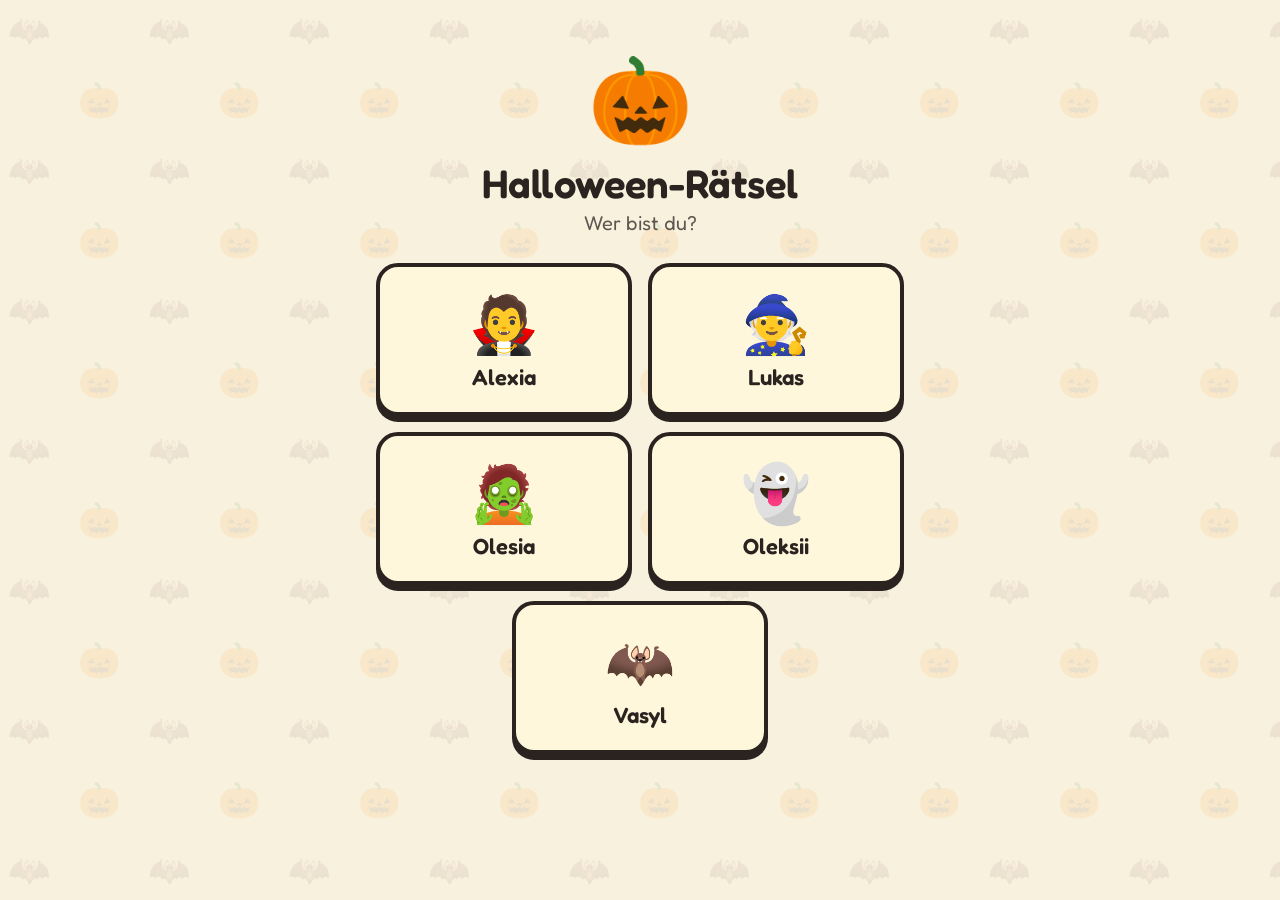
<file: index.html>
<!doctype html>
<html lang="de">
  <head>
    <meta charset="utf-8" />
    <meta name="viewport" content="width=device-width, initial-scale=1" />
    <title>Halloween-Rätsel</title>
    <link
      rel="stylesheet"
      href="https://fonts.googleapis.com/css2?family=Fredoka:wght@400;500;600&display=swap"
    />
    <link rel="stylesheet" href="css/game.css?v=93a6fad3" />
    <script src="js/menu.js?v=20f97f17"></script>
  </head>
  <body class="home">
    <main class="home-main">
      <div class="home-emoji">🎃</div>
      <h1 class="home-title">Halloween-Rätsel</h1>
      <p class="home-sub">Wer bist du?</p>
      <nav id="kid-picker" class="kid-picker"></nav>
    </main>
  </body>
</html>
</file>
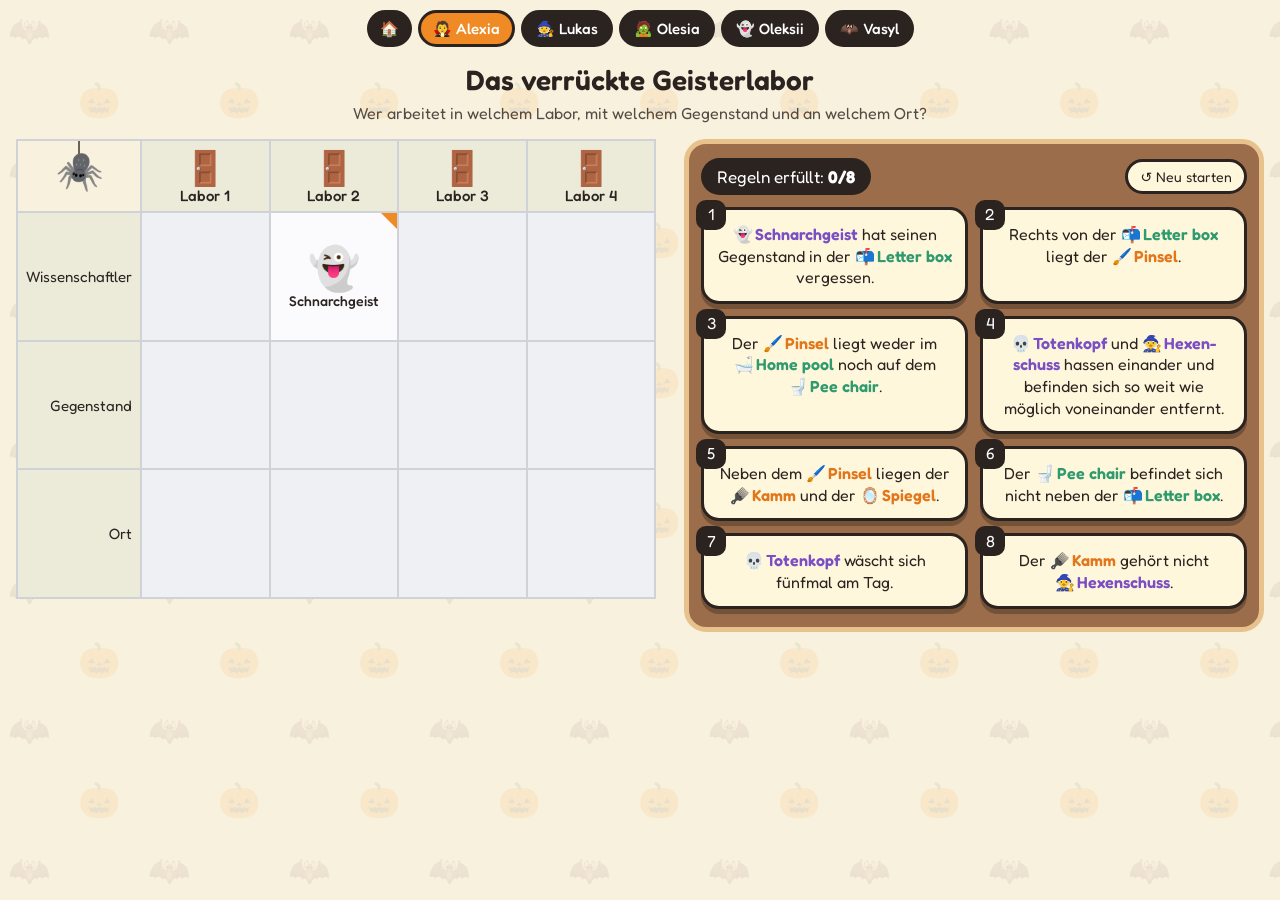
<file: alexia.html>
<!doctype html>
<html lang="de">
  <head>
    <meta charset="utf-8" />
    <meta name="viewport" content="width=device-width, initial-scale=1" />
    <title>Rätsel – Alexia</title>
    <link
      rel="stylesheet"
      href="https://fonts.googleapis.com/css2?family=Fredoka:wght@400;500;600&display=swap"
    />
    <link rel="stylesheet" href="css/game.css?v=93a6fad3" />
    <script src="js/menu.js?v=20f97f17"></script>
    <script src="js/engine.js?v=a213caec"></script>
  </head>
  <body>
    <nav id="menu" class="menu"></nav>
    <main id="game"></main>
    <script>
      const R = LogicGame.rules;
      LogicGame.start({
        id: 'alexia',
        title: 'Das verrückte Geisterlabor',
        intro:
          'Wer arbeitet in welchem Labor, mit welchem Gegenstand ' +
          'und an welchem Ort?',

        // Columns (positions from left to right).
        // "links"/"rechts" in the rules refers to these.
        columns: [
          { label: 'Labor 1', icon: '🚪' },
          { label: 'Labor 2', icon: '🚪' },
          { label: 'Labor 3', icon: '🚪' },
          { label: 'Labor 4', icon: '🚪' },
        ],

        // Rows: every row needs exactly one item per column.
        // Names must be unique. A "|" marks where a long name may wrap
        // (e.g. 'Schrecke|schnecke'); rules use the name without it.
        rows: [
          {
            label: 'Wissenschaftler',
            items: [
              { name: 'Toten|kopf', icon: '💀' },
              { name: 'Schnarch|geist', icon: '👻' },
              { name: 'Wackel|zahn', icon: '🦷' },
              { name: 'Hexen|schuss', icon: '🧙' },
            ],
          },
          {
            label: 'Gegenstand',
            items: [
              { name: 'Ordner', icon: '📁' },
              { name: 'Kamm', icon: '🪮' },
              { name: 'Pinsel', icon: '🖌️' },
              { name: 'Spiegel', icon: '🪞' },
            ],
          },
          {
            label: 'Ort',
            items: [
              { name: 'Home pool', icon: '🛁' },
              { name: 'Letter box', icon: '📬' },
              { name: 'Clothes house', icon: '👗' },
              { name: 'Pee chair', icon: '🚽' },
            ],
          },
        ],

        // Already placed when the game starts: [name, column number].
        given: [['Schnarchgeist', 2]],

        // Rules: text for the kids + check.
        // Item names in the text get highlighted automatically.
        // Helpers: same, notSame, leftOf, rightOf, directlyLeftOf,
        //          directlyRightOf, nextTo, notNextTo, inColumn, notInColumn,
        //          atEdge, notAtEdge, between, all, any, not
        // Custom:  check: s => s.col('Kamm') > 2
        rules: [
          {
            text:
              'Schnarchgeist hat seinen Gegenstand in der Letter box ' +
              'vergessen.',
            check: R.same('Schnarchgeist', 'Letter box'),
          },
          {
            text: 'Rechts von der Letter box liegt der Pinsel.',
            check: R.directlyRightOf('Pinsel', 'Letter box'),
          },
          {
            text: 'Der Pinsel liegt weder im Home pool noch auf dem Pee chair.',
            check: R.all(
              R.notSame('Pinsel', 'Home pool'),
              R.notSame('Pinsel', 'Pee chair'),
            ),
          },
          {
            text:
              'Totenkopf und Hexenschuss hassen einander und befinden sich ' +
              'so weit wie möglich voneinander entfernt.',
            // One in the first column, the other in the last.
            check: s =>
              Math.abs(s.col('Totenkopf') - s.col('Hexenschuss')) === 3,
          },
          {
            text: 'Neben dem Pinsel liegen der Kamm und der Spiegel.',
            check: R.all(
              R.nextTo('Kamm', 'Pinsel'),
              R.nextTo('Spiegel', 'Pinsel'),
            ),
          },
          {
            text: 'Der Pee chair befindet sich nicht neben der Letter box.',
            check: R.notNextTo('Pee chair', 'Letter box'),
          },
          {
            text: 'Totenkopf wäscht sich fünfmal am Tag.',
            // He is at the Home pool (the bathtub).
            check: R.same('Totenkopf', 'Home pool'),
          },
          {
            text: 'Der Kamm gehört nicht Hexenschuss.',
            check: R.notSame('Kamm', 'Hexenschuss'),
          },
        ],

        // Creature in the top-left cell: spider, bat, pumpkin or ghost.
        mascot: 'spider',

        // Scientist whose column is the key for the next puzzle. It blinks
        // when the puzzle is solved; the sentence is shown in the
        // completion box (tools/check.js checks it matches the column).
        keyColumn: 'Totenkopf',
        keySentence: 'Totenkopf sortiert den Ordner im Home pool.',

        winEmoji: '🧪',
        winTitle: 'Rätsel gelöst!',
        winMessage: 'Toll gemacht! Das Abenteuer geht weiter …',
      });
    </script>
  </body>
</html>
</file>
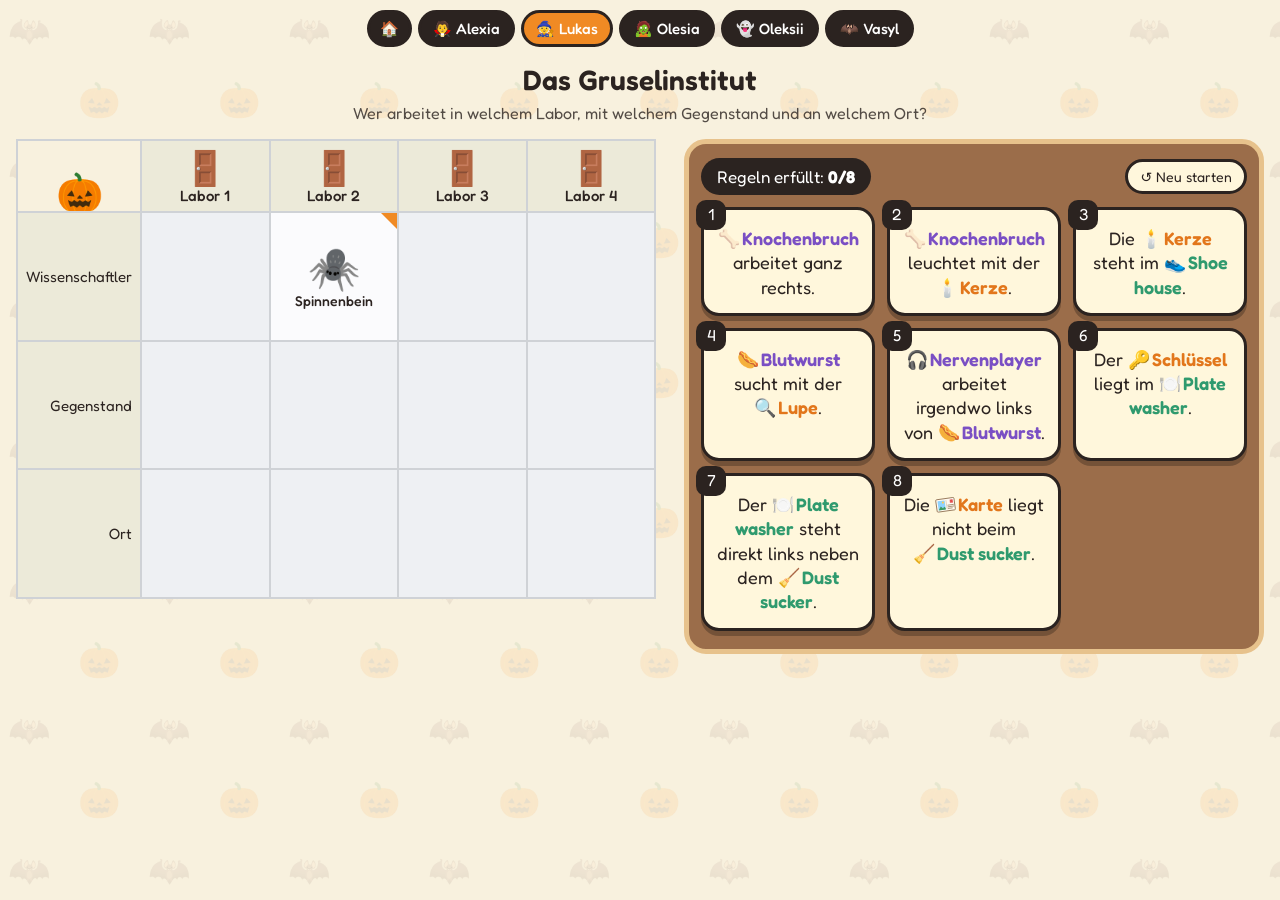
<file: lukas.html>
<!doctype html>
<html lang="de">
  <head>
    <meta charset="utf-8" />
    <meta name="viewport" content="width=device-width, initial-scale=1" />
    <title>Rätsel – Lukas</title>
    <link
      rel="stylesheet"
      href="https://fonts.googleapis.com/css2?family=Fredoka:wght@400;500;600&display=swap"
    />
    <link rel="stylesheet" href="css/game.css?v=93a6fad3" />
    <script src="js/menu.js?v=20f97f17"></script>
    <script src="js/engine.js?v=a213caec"></script>
  </head>
  <body>
    <nav id="menu" class="menu"></nav>
    <main id="game"></main>
    <script>
      const R = LogicGame.rules;
      LogicGame.start({
        id: 'lukas',
        title: 'Das Gruselinstitut',
        intro:
          'Wer arbeitet in welchem Labor, mit welchem Gegenstand ' +
          'und an welchem Ort?',

        // Columns (positions from left to right).
        // "links"/"rechts" in the rules refers to these.
        columns: [
          { label: 'Labor 1', icon: '🚪' },
          { label: 'Labor 2', icon: '🚪' },
          { label: 'Labor 3', icon: '🚪' },
          { label: 'Labor 4', icon: '🚪' },
        ],

        // Rows: every row needs exactly one item per column.
        // Names must be unique. A "|" marks where a long name may wrap
        // (e.g. 'Schrecke|schnecke'); rules use the name without it.
        rows: [
          {
            label: 'Wissenschaftler',
            items: [
              { name: 'Nerven|player', icon: '🎧' },
              { name: 'Spinnen|bein', icon: '🕷️' },
              { name: 'Blut|wurst', icon: '🌭' },
              { name: 'Knochen|bruch', icon: '🦴' },
            ],
          },
          {
            label: 'Gegenstand',
            items: [
              { name: 'Karte', icon: 'img/postcard.svg' },
              { name: 'Schlüssel', icon: '🔑' },
              { name: 'Lupe', icon: '🔍' },
              { name: 'Kerze', icon: '🕯️' },
            ],
          },
          {
            label: 'Ort',
            items: [
              { name: 'Moving picture box', icon: '📺' },
              { name: 'Plate washer', icon: '🍽️' },
              { name: 'Dust sucker', icon: '🧹' },
              { name: 'Shoe house', icon: '👟' },
            ],
          },
        ],

        // Already placed when the game starts: [name, column number].
        given: [['Spinnenbein', 2]],

        // Rules: text for the kids + check.
        // Item names in the text get highlighted automatically.
        // Helpers: same, notSame, leftOf, rightOf, directlyLeftOf,
        //          directlyRightOf, nextTo, notNextTo, inColumn, notInColumn,
        //          atEdge, notAtEdge, between, all, any, not
        // Custom:  check: s => s.col('Kamm') > 2
        rules: [
          {
            text: 'Knochenbruch arbeitet ganz rechts.',
            check: R.inColumn('Knochenbruch', 4),
          },
          {
            text: 'Knochenbruch leuchtet mit der Kerze.',
            check: R.same('Knochenbruch', 'Kerze'),
          },
          {
            text: 'Die Kerze steht im Shoe house.',
            check: R.same('Kerze', 'Shoe house'),
          },
          {
            text: 'Blutwurst sucht mit der Lupe.',
            check: R.same('Blutwurst', 'Lupe'),
          },
          {
            text: 'Nervenplayer arbeitet irgendwo links von Blutwurst.',
            check: R.leftOf('Nervenplayer', 'Blutwurst'),
          },
          {
            text: 'Der Schlüssel liegt im Plate washer.',
            check: R.same('Schlüssel', 'Plate washer'),
          },
          {
            text: 'Der Plate washer steht direkt links neben dem Dust sucker.',
            check: R.directlyLeftOf('Plate washer', 'Dust sucker'),
          },
          {
            text: 'Die Karte liegt nicht beim Dust sucker.',
            check: R.notSame('Karte', 'Dust sucker'),
          },
        ],

        // Creature in the top-left cell: spider, bat, pumpkin or ghost.
        mascot: 'pumpkin',

        // Scientist whose column is the key for the next puzzle. It blinks
        // when the puzzle is solved; the sentence is shown in the
        // completion box (tools/check.js checks it matches the column).
        keyColumn: 'Nervenplayer',
        keySentence: 'Nervenplayer liest die Karte vor der Moving picture box.',

        winEmoji: '🧪',
        winTitle: 'Rätsel gelöst!',
        winMessage: 'Toll gemacht! Das Abenteuer geht weiter …',
      });
    </script>
  </body>
</html>
</file>
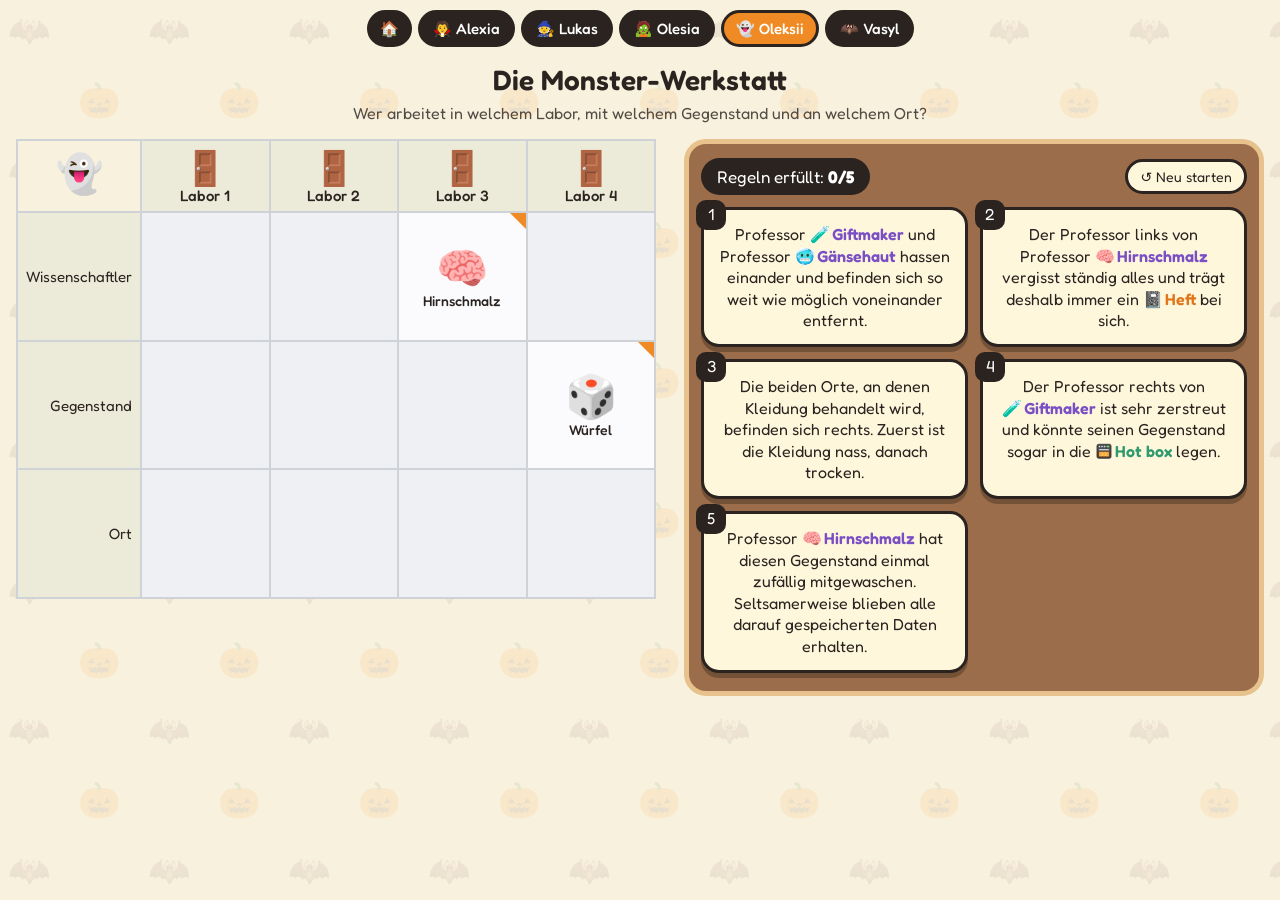
<file: oleksii.html>
<!doctype html>
<html lang="de">
  <head>
    <meta charset="utf-8" />
    <meta name="viewport" content="width=device-width, initial-scale=1" />
    <title>Rätsel – Oleksii</title>
    <link
      rel="stylesheet"
      href="https://fonts.googleapis.com/css2?family=Fredoka:wght@400;500;600&display=swap"
    />
    <link rel="stylesheet" href="css/game.css?v=93a6fad3" />
    <script src="js/menu.js?v=20f97f17"></script>
    <script src="js/engine.js?v=a213caec"></script>
  </head>
  <body>
    <nav id="menu" class="menu"></nav>
    <main id="game"></main>
    <script>
      const R = LogicGame.rules;
      LogicGame.start({
        id: 'oleksii',
        title: 'Die Monster-Werkstatt',
        intro:
          'Wer arbeitet in welchem Labor, mit welchem Gegenstand ' +
          'und an welchem Ort?',

        // Columns (positions from left to right).
        // "links"/"rechts" in the rules refers to these.
        columns: [
          { label: 'Labor 1', icon: '🚪' },
          { label: 'Labor 2', icon: '🚪' },
          { label: 'Labor 3', icon: '🚪' },
          { label: 'Labor 4', icon: '🚪' },
        ],

        // Rows: every row needs exactly one item per column.
        // Names must be unique. A "|" marks where a long name may wrap
        // (e.g. 'Schrecke|schnecke'); rules use the name without it.
        rows: [
          {
            label: 'Wissenschaftler',
            items: [
              { name: 'Gift|maker', icon: '🧪' },
              { name: 'Zitter|hand', icon: '🖐️' },
              { name: 'Hirn|schmalz', icon: '🧠' },
              { name: 'Gänse|haut', icon: '🥶' },
            ],
          },
          {
            label: 'Gegenstand',
            items: [
              { name: 'Brille', icon: '👓' },
              { name: 'Heft', icon: '📓' },
              { name: 'USB', icon: 'img/usb.svg' },
              { name: 'Würfel', icon: '🎲' },
            ],
          },
          {
            label: 'Ort',
            items: [
              { name: 'Cold closet', icon: 'img/fridge.svg' },
              { name: 'Hot box', icon: 'img/oven.svg' },
              { name: 'Clothes swimmer', icon: 'img/washer.svg' },
              { name: 'Dry clothes box', icon: 'img/dryer.svg' },
            ],
          },
        ],

        // Already placed when the game starts: [name, column number].
        given: [
          ['Hirnschmalz', 3],
          ['Würfel', 4],
        ],

        // Rules: text for the kids + check.
        // Item names in the text get highlighted automatically.
        // Helpers: same, notSame, leftOf, rightOf, directlyLeftOf,
        //          directlyRightOf, nextTo, notNextTo, inColumn, notInColumn,
        //          atEdge, notAtEdge, between, all, any, not
        // Custom:  check: s => s.col('Kamm') > 2
        rules: [
          {
            text:
              'Professor Giftmaker und Professor Gänsehaut hassen einander ' +
              'und befinden sich so weit wie möglich voneinander entfernt.',
            // One in the first column, the other in the last.
            check: s => Math.abs(s.col('Giftmaker') - s.col('Gänsehaut')) === 3,
          },
          {
            text:
              'Der Professor links von Professor Hirnschmalz vergisst ' +
              'ständig alles und trägt deshalb immer ein Heft bei sich.',
            check: R.directlyLeftOf('Heft', 'Hirnschmalz'),
          },
          {
            text:
              'Die beiden Orte, an denen Kleidung behandelt wird, befinden ' +
              'sich rechts. Zuerst ist die Kleidung nass, danach trocken.',
            check: R.all(
              R.inColumn('Clothes swimmer', 3),
              R.inColumn('Dry clothes box', 4),
            ),
          },
          {
            text:
              'Der Professor rechts von Giftmaker ist sehr zerstreut und ' +
              'könnte seinen Gegenstand sogar in die Hot box legen.',
            check: R.directlyRightOf('Hot box', 'Giftmaker'),
          },
          {
            text:
              'Professor Hirnschmalz hat diesen Gegenstand einmal zufällig ' +
              'mitgewaschen. Seltsamerweise blieben alle darauf ' +
              'gespeicherten Daten erhalten.',
            check: R.same('Hirnschmalz', 'USB'),
          },
        ],

        // Creature in the top-left cell: spider, bat, pumpkin or ghost.
        mascot: 'ghost',

        // Scientist whose column is the key for the next puzzle. It blinks
        // when the puzzle is solved; the sentence is shown in the
        // completion box (tools/check.js checks it matches the column).
        keyColumn: 'Giftmaker',
        keySentence: 'Giftmaker trägt die Brille im Cold closet.',

        winEmoji: '🧪',
        winTitle: 'Rätsel gelöst!',
        winMessage: 'Toll gemacht! Das Abenteuer geht weiter …',
      });
    </script>
  </body>
</html>
</file>
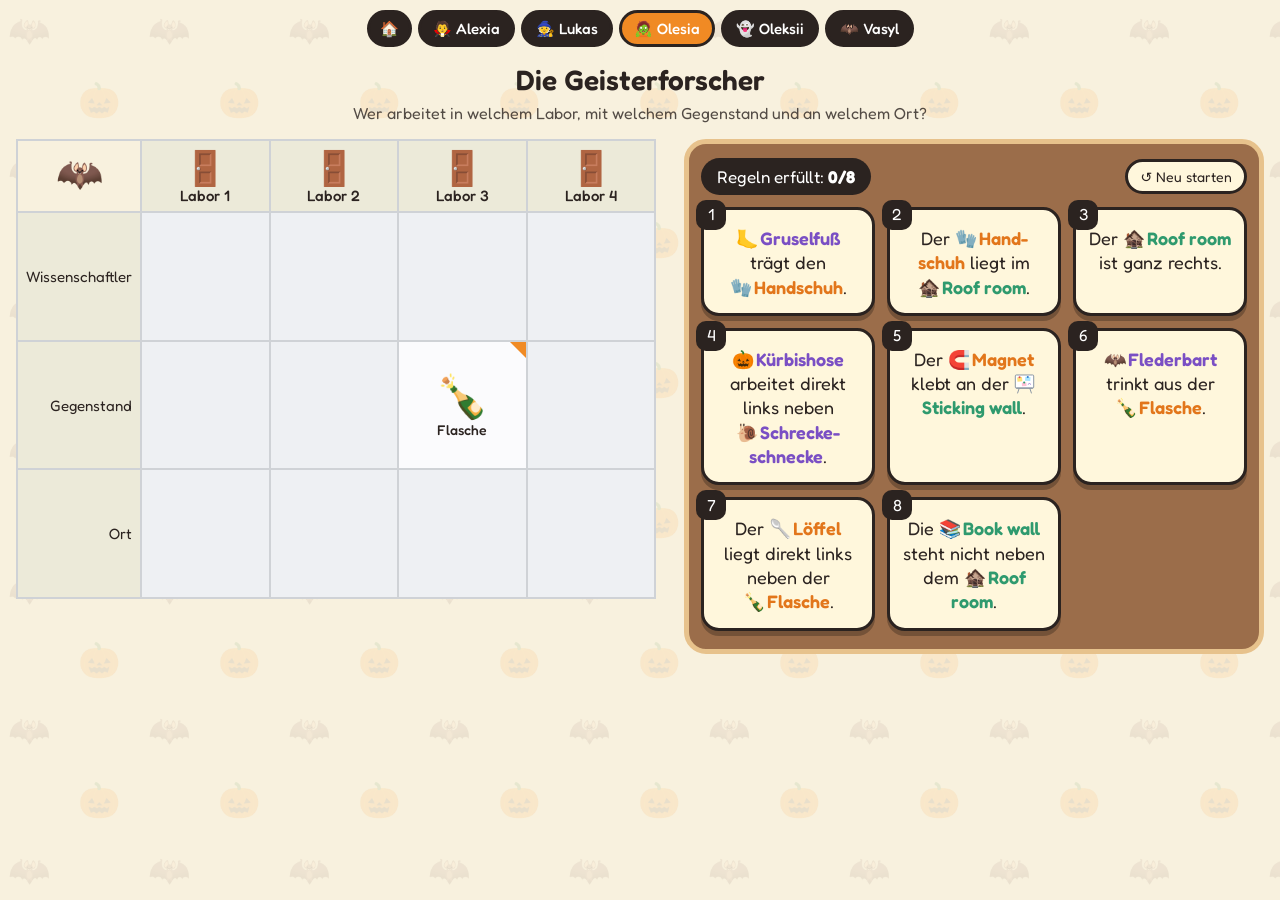
<file: olesia.html>
<!doctype html>
<html lang="de">
  <head>
    <meta charset="utf-8" />
    <meta name="viewport" content="width=device-width, initial-scale=1" />
    <title>Rätsel – Olesia</title>
    <link
      rel="stylesheet"
      href="https://fonts.googleapis.com/css2?family=Fredoka:wght@400;500;600&display=swap"
    />
    <link rel="stylesheet" href="css/game.css?v=93a6fad3" />
    <script src="js/menu.js?v=20f97f17"></script>
    <script src="js/engine.js?v=a213caec"></script>
  </head>
  <body>
    <nav id="menu" class="menu"></nav>
    <main id="game"></main>
    <script>
      const R = LogicGame.rules;
      LogicGame.start({
        id: 'olesia',
        title: 'Die Geisterforscher',
        intro:
          'Wer arbeitet in welchem Labor, mit welchem Gegenstand ' +
          'und an welchem Ort?',

        // Columns (positions from left to right).
        // "links"/"rechts" in the rules refers to these.
        columns: [
          { label: 'Labor 1', icon: '🚪' },
          { label: 'Labor 2', icon: '🚪' },
          { label: 'Labor 3', icon: '🚪' },
          { label: 'Labor 4', icon: '🚪' },
        ],

        // Rows: every row needs exactly one item per column.
        // Names must be unique. A "|" marks where a long name may wrap
        // (e.g. 'Schrecke|schnecke'); rules use the name without it.
        rows: [
          {
            label: 'Wissenschaftler',
            items: [
              { name: 'Kürbis|hose', icon: '🎃' },
              { name: 'Schrecke|schnecke', icon: '🐌' },
              { name: 'Fleder|bart', icon: '🦇' },
              { name: 'Grusel|fuß', icon: '🦶' },
            ],
          },
          {
            label: 'Gegenstand',
            items: [
              { name: 'Magnet', icon: '🧲' },
              { name: 'Löffel', icon: '🥄' },
              { name: 'Flasche', icon: '🍾' },
              { name: 'Hand|schuh', icon: '🧤' },
            ],
          },
          {
            label: 'Ort',
            items: [
              { name: 'Sticking wall', icon: 'img/whiteboard.svg' },
              { name: 'Book wall', icon: '📚' },
              { name: 'Sleeping table', icon: '🛏️' },
              { name: 'Roof room', icon: '🏚️' },
            ],
          },
        ],

        // Already placed when the game starts: [name, column number].
        given: [['Flasche', 3]],

        // Rules: text for the kids + check.
        // Item names in the text get highlighted automatically.
        // Helpers: same, notSame, leftOf, rightOf, directlyLeftOf,
        //          directlyRightOf, nextTo, notNextTo, inColumn, notInColumn,
        //          atEdge, notAtEdge, between, all, any, not
        // Custom:  check: s => s.col('Kamm') > 2
        rules: [
          {
            text: 'Gruselfuß trägt den Handschuh.',
            check: R.same('Gruselfuß', 'Handschuh'),
          },
          {
            text: 'Der Handschuh liegt im Roof room.',
            check: R.same('Handschuh', 'Roof room'),
          },
          {
            text: 'Der Roof room ist ganz rechts.',
            check: R.inColumn('Roof room', 4),
          },
          {
            text: 'Kürbishose arbeitet direkt links neben Schreckeschnecke.',
            check: R.directlyLeftOf('Kürbishose', 'Schreckeschnecke'),
          },
          {
            text: 'Der Magnet klebt an der Sticking wall.',
            check: R.same('Magnet', 'Sticking wall'),
          },
          {
            text: 'Flederbart trinkt aus der Flasche.',
            check: R.same('Flederbart', 'Flasche'),
          },
          {
            text: 'Der Löffel liegt direkt links neben der Flasche.',
            check: R.directlyLeftOf('Löffel', 'Flasche'),
          },
          {
            text: 'Die Book wall steht nicht neben dem Roof room.',
            check: R.notNextTo('Book wall', 'Roof room'),
          },
        ],

        // Creature in the top-left cell: spider, bat, pumpkin or ghost.
        mascot: 'bat',

        // Scientist whose column is the key for the next puzzle. It blinks
        // when the puzzle is solved; the sentence is shown in the
        // completion box (tools/check.js checks it matches the column).
        keyColumn: 'Kürbishose',
        keySentence: 'Kürbishose klebt den Magneten an die Sticking wall.',

        winEmoji: '🧪',
        winTitle: 'Rätsel gelöst!',
        winMessage: 'Toll gemacht! Das Abenteuer geht weiter …',
      });
    </script>
  </body>
</html>
</file>
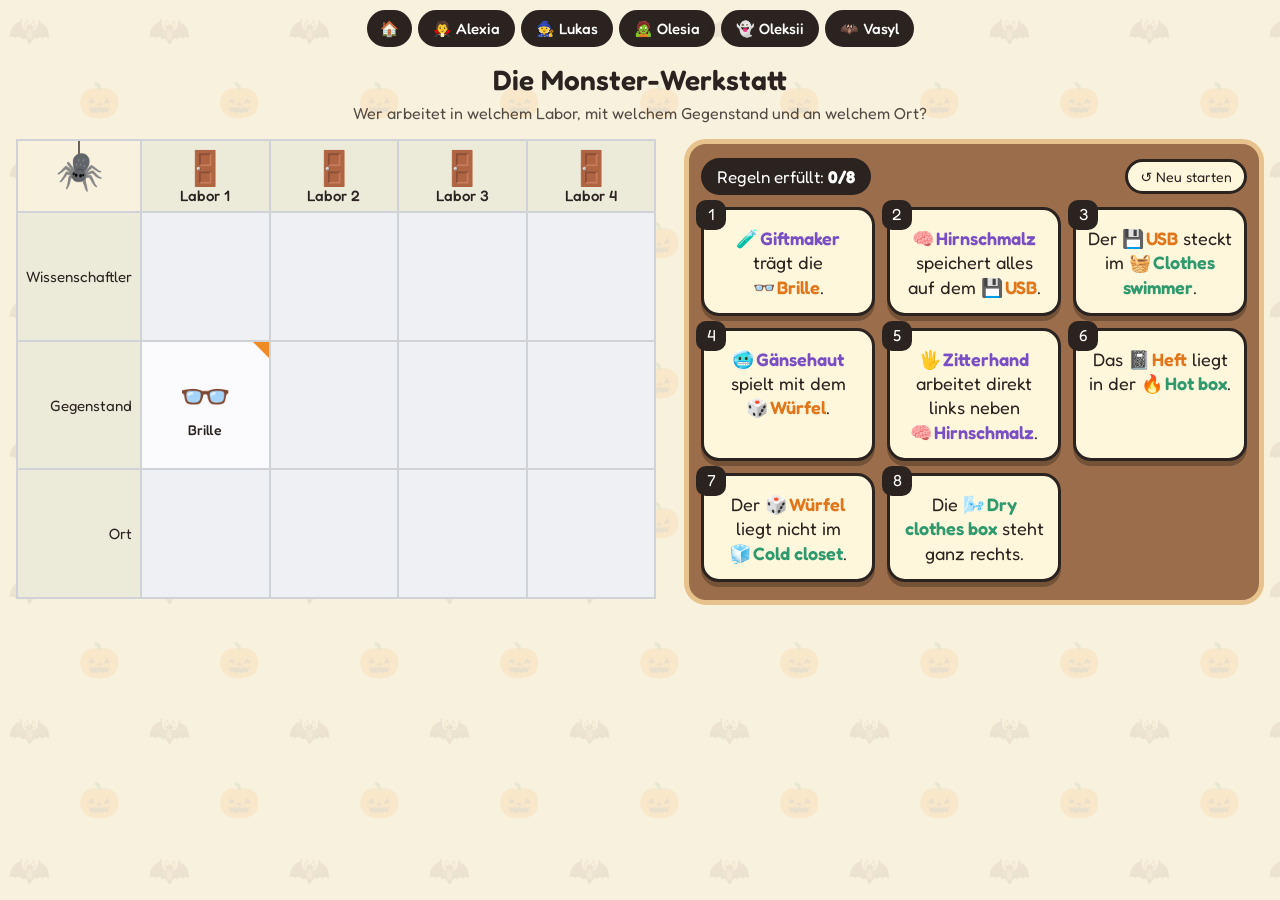
<file: olexii.html>
<!doctype html>
<html lang="de">
<head>
  <meta charset="utf-8">
  <meta name="viewport" content="width=device-width, initial-scale=1">
  <title>Rätsel – Olexii</title>
  <link rel="stylesheet" href="https://fonts.googleapis.com/css2?family=Fredoka:wght@400;500;600&display=swap">
  <link rel="stylesheet" href="css/game.css">
  <script src="js/menu.js"></script>
  <script src="js/engine.js"></script>
</head>
<body>
  <nav id="menu" class="menu"></nav>
  <main id="game"></main>
  <script>
    const R = LogicGame.rules;
    LogicGame.start({
      id: 'olexii',
      title: 'Die Monster-Werkstatt',
      intro: 'Wer arbeitet in welchem Labor, mit welchem Gegenstand und an welchem Ort?',

      // Columns (positions from left to right). "links"/"rechts" in the rules refers to these.
      columns: [
        { label: 'Labor 1', icon: '🚪' },
        { label: 'Labor 2', icon: '🚪' },
        { label: 'Labor 3', icon: '🚪' },
        { label: 'Labor 4', icon: '🚪' },
      ],

      // Rows: every row needs exactly one item per column. Names must be unique.
      // A "|" marks where a long name may wrap (e.g. 'Schrecke|schnecke'); rules use the name without it.
      rows: [
        { label: 'Wissenschaftler', items: [
          { name: 'Gift|maker', icon: '🧪' },
          { name: 'Zitter|hand', icon: '🖐️' },
          { name: 'Hirn|schmalz', icon: '🧠' },
          { name: 'Gänse|haut', icon: '🥶' },
        ] },
        { label: 'Gegenstand', items: [
          { name: 'Brille', icon: '👓' },
          { name: 'Heft', icon: '📓' },
          { name: 'USB', icon: '💾' },
          { name: 'Würfel', icon: '🎲' },
        ] },
        { label: 'Ort', items: [
          { name: 'Cold closet', icon: '🧊' },
          { name: 'Hot box', icon: '🔥' },
          { name: 'Clothes swimmer', icon: '🧺' },
          { name: 'Dry clothes box', icon: '🌬️' },
        ] },
      ],

      // Already placed when the game starts: [name, column number].
      given: [
        ['Brille', 1],
      ],

      // Rules: text for the kids + check. Item names in the text get highlighted automatically.
      // Helpers: same, notSame, leftOf, rightOf, directlyLeftOf, directlyRightOf, nextTo, notNextTo,
      //          inColumn, notInColumn, atEdge, notAtEdge, between, all, any, not
      // Custom:  check: s => s.col('Kamm') > 2
      rules: [
        { text: 'Giftmaker trägt die Brille.', check: R.same('Giftmaker', 'Brille') },
        { text: 'Hirnschmalz speichert alles auf dem USB.', check: R.same('Hirnschmalz', 'USB') },
        { text: 'Der USB steckt im Clothes swimmer.', check: R.same('USB', 'Clothes swimmer') },
        { text: 'Gänsehaut spielt mit dem Würfel.', check: R.same('Gänsehaut', 'Würfel') },
        { text: 'Zitterhand arbeitet direkt links neben Hirnschmalz.', check: R.directlyLeftOf('Zitterhand', 'Hirnschmalz') },
        { text: 'Das Heft liegt in der Hot box.', check: R.same('Heft', 'Hot box') },
        { text: 'Der Würfel liegt nicht im Cold closet.', check: R.notSame('Würfel', 'Cold closet') },
        { text: 'Die Dry clothes box steht ganz rechts.', check: R.inColumn('Dry clothes box', 4) },
      ],

      winEmoji: '🧪',
      winTitle: 'Rätsel gelöst!',
      winMessage: 'Toll gemacht! Dein nächster Hinweis wartet … (Text hier eintragen)',
    });
  </script>
</body>
</html>
</file>
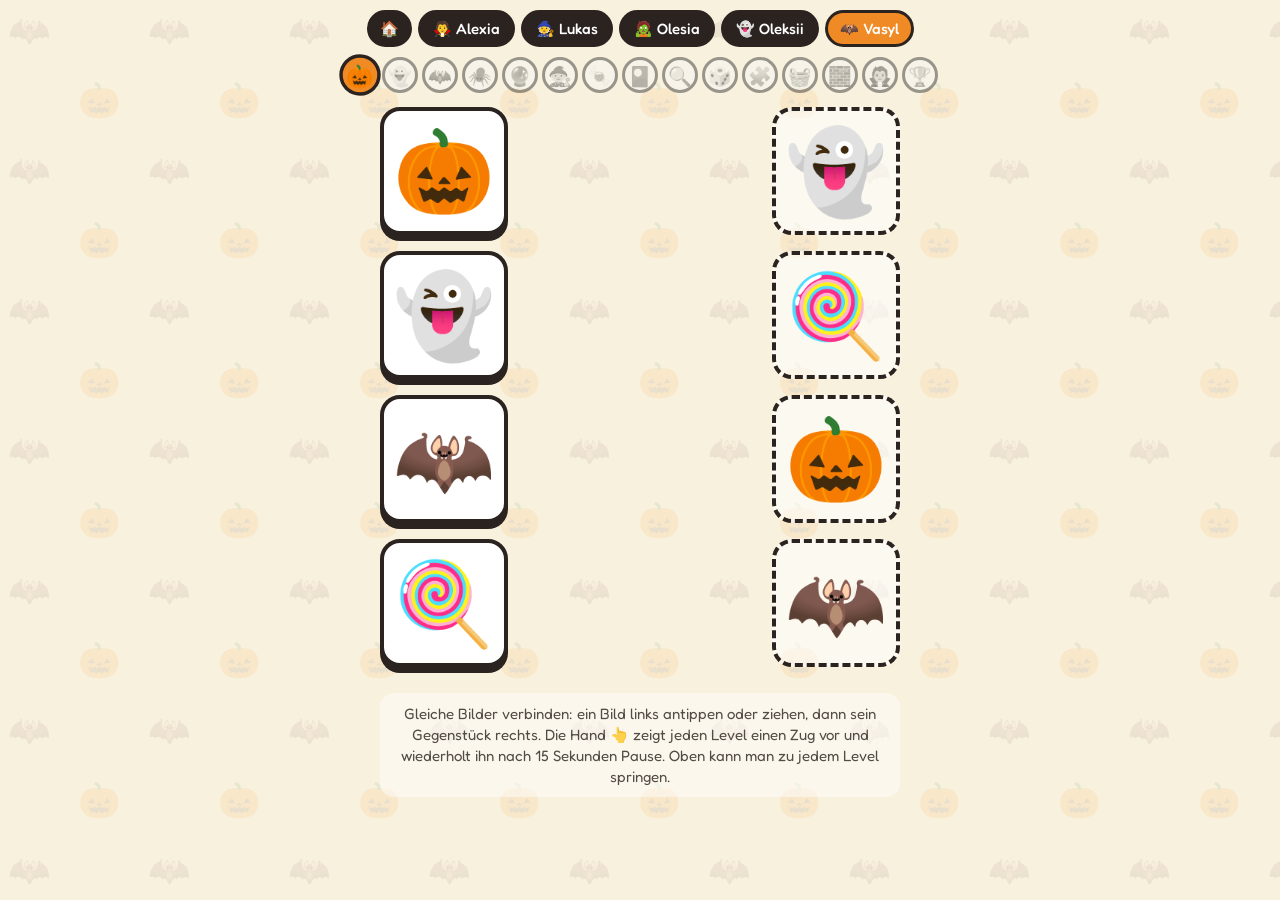
<file: vasyl.html>
<!doctype html>
<html lang="de">
  <head>
    <meta charset="utf-8" />
    <meta name="viewport" content="width=device-width, initial-scale=1" />
    <title>Bilder – Vasyl</title>
    <link
      rel="stylesheet"
      href="https://fonts.googleapis.com/css2?family=Fredoka:wght@400;500;600&display=swap"
    />
    <link rel="stylesheet" href="css/game.css?v=93a6fad3" />
    <link rel="stylesheet" href="css/pictures.css?v=f033f65c" />
    <script src="js/menu.js?v=20f97f17"></script>
    <script src="js/pictures.js?v=2afadfe0"></script>
  </head>
  <body>
    <nav id="menu" class="menu"></nav>
    <main id="game" class="pg-main"></main>
    <script>
      // Fifteen short picture levels (about a minute each), no reading needed.
      // Levels 1–7 are matching and placing puzzles like his worksheets,
      // 8–15 are other kinds: memory, odd one out, counting, jigsaw,
      // sorting, building and two mazes.
      // icon: shown in the progress bar; reward: shown when the level is done;
      // help: note for the adult who plays along (Vasyl doesn't read).
      PictureGame.start({
        id: 'vasyl',
        // Shown big at the end: the key for the next puzzle.
        code: '1009',
        levels: [
          // Same pictures: draw a line from each picture to its twin.
          {
            type: 'connect',
            icon: '🎃',
            reward: '🍬',
            help:
              'Gleiche Bilder verbinden: ein Bild links antippen oder ziehen, ' +
              'dann sein Gegenstück rechts. Die Hand 👆 zeigt jeden Level ' +
              'einen Zug vor und wiederholt ihn nach 15 Sekunden Pause. ' +
              'Oben kann man zu jedem Level springen.',
            pairs: [
              ['🎃', '🎃'],
              ['👻', '👻'],
              ['🦇', '🦇'],
              ['🍭', '🍭'],
            ],
          },
          // Picture → its black shadow.
          {
            type: 'connect',
            icon: '👻',
            reward: '🍫',
            help: 'Jedes Bild zu seinem schwarzen Schatten ziehen.',
            pairs: [
              ['🦉', { e: '🦉', sil: true }],
              ['🍄', { e: '🍄', sil: true }],
              ['🧙', { e: '🧙', sil: true }],
              ['🏰', { e: '🏰', sil: true }],
            ],
          },
          // Who needs what? Put the thing in the empty box.
          {
            type: 'pairs',
            icon: '🦇',
            reward: '🍪',
            help: 'Wer braucht was? Das passende Ding unten in das leere Feld daneben ziehen.',
            pairs: [
              ['🐶', '🦴'],
              ['🕷️', '🕸️'],
              ['🐭', '🧀'],
              ['🧙', '🧹'],
            ],
          },
          // Which half is missing?
          {
            type: 'halves',
            icon: '🕷️',
            reward: '🧁',
            help: 'Welche Hälfte fehlt? Die rechte Hälfte von unten an die linke ziehen – dann ist das Bild ganz.',
            items: ['🎃', '🐸', '🍓', '🐝'],
          },
          // Shape sorter: every shape into its hole.
          {
            type: 'holes',
            icon: '🔮',
            reward: '🍩',
            help: 'Formen sortieren: jede Form in das Loch mit derselben Form.',
            items: [
              'shape:circle:#e34b4b',
              'shape:square:#5b9ee6',
              'shape:triangle:#2f9a6e',
              'shape:star:#ffc832',
              'shape:heart:#c23c7a',
              'shape:moon:#7a4fc4',
            ],
          },
          // What comes next? The last picture of each row goes in the box.
          {
            type: 'pattern',
            icon: '🧙',
            reward: '🍭',
            help: 'Was kommt als Nächstes? In jeder Reihe wiederholt sich ein Muster – das fehlende Bild in das leuchtende Feld ziehen.',
            rows: [
              ['🎃', '👻', '🎃', '👻', '🎃', '👻'],
              ['🦇', '🦇', '🍬', '🦇', '🦇', '🍬'],
              ['🍭', '🕷️', '🎃', '🍭', '🕷️', '🎃'],
            ],
            extra: ['🦇', '🍭'],
          },
          // From small to big.
          {
            type: 'holes',
            sizes: true,
            icon: '🍬',
            reward: '🎈',
            help: 'Von klein nach groß: die Kürbisse in die Löcher mit der passenden Größe stellen.',
            items: ['🎃', '🎃', '🎃', '🎃'],
          },
          // ----- Levels 8–15: new kinds of puzzles -----

          // Memory: turn over two cards; same pictures stay open.
          {
            type: 'memory',
            icon: '🎴',
            reward: '🍦',
            help:
              'Memory: zwei Karten umdrehen. Sind es gleiche Bilder, bleiben ' +
              'sie offen, sonst drehen sie sich wieder um.',
            items: ['🎃', '👻', '🦇', '🍬'],
          },
          // Odd one out.
          {
            type: 'odd',
            icon: '🔍',
            reward: '🍰',
            help:
              'Was passt nicht dazu? In jeder Reihe das eine andere Bild ' +
              'antippen.',
            rows: [
              ['🎃', '🎃', '🎃', '👻'],
              ['🦇', '🦇', '🦇', '🦉'],
              ['🍎', '🍌', '🍐', '🚗'],
              ['🐶', '🐱', '🐭', '🍕'],
            ],
          },
          // Counting: as many dots as pumpkins.
          {
            type: 'pairs',
            icon: '🎲',
            reward: '🍓',
            help:
              'Zählen: die Karte mit genauso vielen Punkten neben die ' +
              'Kürbisse ziehen.',
            pairs: [
              [
                { e: '🎃', n: 1 },
                { e: '🔴', n: 1 },
              ],
              [
                { e: '🎃', n: 2 },
                { e: '🔴', n: 2 },
              ],
              [
                { e: '🎃', n: 3 },
                { e: '🔴', n: 3 },
              ],
              [
                { e: '🎃', n: 4 },
                { e: '🔴', n: 4 },
              ],
            ],
          },
          // Jigsaw: four pieces make a picture.
          {
            type: 'jigsaw',
            icon: '🧩',
            reward: '🍿',
            help:
              'Puzzle: die vier Teile an die richtige Stelle ziehen, bis das ' +
              'Bild ganz ist. Die grauen Schatten zeigen, wo was hingehört.',
            items: ['🎃', '👻'],
          },
          // Sort by colour into two baskets.
          {
            type: 'sort',
            icon: '🧺',
            reward: '🍯',
            help:
              'Sortieren: alles Orange in den orangen Korb, alles Lila in ' +
              'den lila Korb.',
            groups: [
              { color: '#f08a24', items: ['🎃', '🍊', '🥕'] },
              { color: '#7a4fc4', items: ['🍇', '🍆', '☂️'] },
            ],
          },
          // Copy the tower (like his HABA stacking toy).
          {
            type: 'copy',
            icon: '🧱',
            reward: '🧃',
            help:
              'Nachbauen: rechts denselben Turm bauen wie links – von oben ' +
              'nach unten dieselben Bilder.',
            model: ['🦇', '👻', '🎃'],
            extra: ['🕷️', '🍬'],
          },
          // Maze: bring the ghost to the candy.
          {
            type: 'maze',
            icon: '🧛',
            reward: '🎁',
            help:
              'Labyrinth: das Gespenst zu den Süßigkeiten bringen – auf das ' +
              'Feld daneben tippen oder mit dem Finger den Weg entlang ' +
              'ziehen.',
            start: '👻',
            goal: '🍬',
            map: ['S..#.', '##.#.', '.....', '.###.', '...#G'],
          },
          // A big maze with many forks and dead ends. The last level.
          {
            type: 'maze',
            icon: '🏆',
            reward: '🏆',
            help:
              'Großes Labyrinth: die Fledermaus zum Kürbis bringen. Es gibt ' +
              'Sackgassen – dann einfach zurückgehen. Das ist der letzte ' +
              'Level!',
            start: '🦇',
            goal: '🎃',
            map: [
              'S#.........',
              '.#.#.#####.',
              '.#.#.#.....',
              '.###.###.##',
              '...#...#...',
              '##.#.#.###.',
              '...#.#.#.#.',
              '.#####.#.#.',
              '...#...#...',
              '##.#.###.##',
              '.....#....G',
            ],
          },
        ],
      });
    </script>
  </body>
</html>
</file>
<file: css/game.css>
:root {
  --ink: #2b2320;
  --bg: #f8f1de;
  --cream: #fff7dc;
  --cell: #eef0f3;
  --cell-line: #cfd2d6;
  --head: #ecead9;
  --blue: #5b9ee6;
  --blue-soft: #cfe3fa;
  --drawer: #9b6d4a;
  --drawer-edge: #e7c28c;
  --green: #c8f0a6;
  --green-ink: #4d8a2a;
  --red: #e34b4b;
  --orange: #f08a24;
  --purple: #7a4fc4;
  --c0: #7a4fc4;
  --c1: #e2761b;
  --c2: #2f9a6e;
  --c3: #2f7bd0;
  --c4: #c23c7a;
}

* {
  box-sizing: border-box;
}

html {
  -webkit-text-size-adjust: 100%;
}

body {
  margin: 0;
  min-height: 100vh;
  font-family: 'Fredoka', 'Nunito', 'Segoe UI', system-ui, sans-serif;
  color: var(--ink);
  background-color: var(--bg);
  background-image: url('bg.svg');
  -webkit-tap-highlight-color: transparent;
}

button {
  font-family: inherit;
  color: inherit;
}

/* ---------- menu ---------- */
.menu {
  display: flex;
  gap: 6px;
  justify-content: center;
  flex-wrap: wrap;
  padding: 10px 12px;
}
.menu-link {
  display: inline-flex;
  align-items: center;
  gap: 4px;
  padding: 6px 12px;
  border-radius: 999px;
  background: var(--ink);
  color: #fff;
  text-decoration: none;
  font-weight: 500;
  font-size: 15px;
  border: 3px solid var(--ink);
}
.menu-link.active {
  background: var(--orange);
}
.menu-link.home {
  padding: 6px 10px;
}

/* ---------- home ---------- */
.home-main {
  max-width: 560px;
  margin: 0 auto;
  padding: 48px 16px;
  text-align: center;
}
.home-emoji {
  font-size: 84px;
  animation: bob 2.4s ease-in-out infinite;
}
.home-title {
  font-size: 40px;
  margin: 8px 0 4px;
  font-weight: 600;
}
.home-sub {
  font-size: 20px;
  margin: 0 0 28px;
  opacity: 0.75;
}
/* Two cards per row; a lone card in the last row sits in the middle. */
.kid-picker {
  display: flex;
  flex-wrap: wrap;
  justify-content: center;
  gap: 16px;
}
.kid-picker .pick {
  flex: 0 0 calc(50% - 8px);
}
.pick {
  display: flex;
  flex-direction: column;
  align-items: center;
  gap: 6px;
  padding: 22px 12px;
  background: var(--cream);
  border: 4px solid var(--ink);
  border-radius: 22px;
  box-shadow: 0 6px 0 var(--ink);
  text-decoration: none;
  color: var(--ink);
  transition:
    transform 0.12s,
    box-shadow 0.12s;
}
.pick:active {
  transform: translateY(4px);
  box-shadow: 0 2px 0 var(--ink);
}
.pick-icon {
  font-size: 56px;
}
.pick-name {
  font-size: 22px;
  font-weight: 600;
}

@keyframes bob {
  50% {
    transform: translateY(-8px) rotate(-4deg);
  }
}

/* ---------- game ---------- */
#game {
  max-width: 640px;
  margin: 0 auto;
  padding: 0 16px 40px;
}
.game-head {
  text-align: center;
  margin: 6px 0 16px;
}
.game-title {
  font-size: 28px;
  font-weight: 600;
  margin: 0;
}
.game-intro {
  margin: 6px 0 0;
  font-size: 16px;
  opacity: 0.8;
}

.config-warning {
  background: #ffe1e1;
  border: 3px solid var(--red);
  border-radius: 14px;
  padding: 10px 14px;
  margin-bottom: 14px;
  font-size: 15px;
}

.board-wrap {
  position: relative;
}
.board {
  display: grid;
  border: 2px solid var(--cell-line);
  background: var(--cell-line);
  gap: 2px;
}
.corner {
  position: relative;
  overflow: hidden;
  background: var(--bg);
  cursor: pointer;
}

/* ---------- mascot in the top-left cell (one preset per kid) ---------- */
.mascot {
  position: absolute;
  left: 50%;
  top: 50%;
  width: 44px;
  margin: -22px 0 0 -22px;
  display: flex;
  flex-direction: column;
  align-items: center;
}
.mascot-icon {
  font-size: 38px;
  line-height: 1;
}
.boo {
  position: absolute;
  top: 8px;
  left: 6px;
  z-index: 1;
  padding: 2px 8px;
  border: 2px solid var(--ink);
  border-radius: 10px;
  background: #fff;
  font-weight: 600;
  font-size: 15px;
  opacity: 0;
  transform: scale(0.3);
  pointer-events: none;
}
.corner.scare .boo {
  animation: boo 1.4s ease-out;
}
@keyframes boo {
  0% {
    opacity: 0;
    transform: scale(0.3);
  }
  20%,
  75% {
    opacity: 1;
    transform: scale(1) rotate(-6deg);
  }
  100% {
    opacity: 0;
    transform: scale(0.8);
  }
}

/* Spider: hangs on a thread, swings, climbs; click = drop + wiggle */
.mascot-spider .mascot {
  top: 0;
  margin-top: 0;
  transform-origin: top center;
  animation: spider-swing 3.2s ease-in-out infinite;
}
.mascot-thread {
  display: none;
}
.mascot-spider .mascot-thread {
  display: block;
  width: 2px;
  height: 14px;
  background: #6b6259;
  animation: spider-yoyo 5s ease-in-out infinite;
}
.mascot-spider .mascot-icon {
  margin-top: -4px;
}
.mascot-spider.scare .mascot-thread {
  animation: spider-drop 1.4s cubic-bezier(0.2, 1.5, 0.4, 1);
}
.mascot-spider.scare .mascot {
  animation: spider-wiggle 0.25s linear 4;
}
@keyframes spider-swing {
  0%,
  100% {
    transform: rotate(-10deg);
  }
  50% {
    transform: rotate(10deg);
  }
}
@keyframes spider-yoyo {
  0%,
  100% {
    height: 6px;
  }
  50% {
    height: 26px;
  }
}
@keyframes spider-drop {
  0% {
    height: 6px;
  }
  25%,
  75% {
    height: 34px;
  }
  100% {
    height: 14px;
  }
}
@keyframes spider-wiggle {
  0%,
  100% {
    transform: rotate(0);
  }
  25% {
    transform: rotate(-18deg);
  }
  75% {
    transform: rotate(18deg);
  }
}

/* Bat: flaps and flies loops; click = somersault */
.mascot-bat .mascot {
  animation: bat-fly 4.5s ease-in-out infinite;
}
.mascot-bat .mascot-icon {
  animation: bat-flap 0.3s ease-in-out infinite alternate;
}
.mascot-bat.scare .mascot {
  animation: bat-flip 0.9s ease-in-out;
}
@keyframes bat-fly {
  0%,
  100% {
    transform: translate(-30px, 6px) rotate(-10deg);
  }
  25% {
    transform: translate(0, -14px) rotate(8deg);
  }
  50% {
    transform: translate(30px, 6px) rotate(10deg);
  }
  75% {
    transform: translate(0, 14px) rotate(-8deg);
  }
}
@keyframes bat-flap {
  from {
    transform: scaleY(1);
  }
  to {
    transform: scaleY(0.6);
  }
}
@keyframes bat-flip {
  0% {
    transform: translate(0, 0) rotate(0) scale(1);
  }
  50% {
    transform: translate(0, -18px) rotate(180deg) scale(1.3);
  }
  100% {
    transform: translate(0, 0) rotate(360deg) scale(1);
  }
}

/* Pumpkin: hides at the bottom edge and peeks up; click = big jump */
.mascot-pumpkin .mascot {
  top: auto;
  bottom: 0;
  margin-top: 0;
  transform-origin: bottom center;
  animation: pumpkin-peek 5s ease-in-out infinite;
}
.mascot-pumpkin.scare .mascot {
  animation: pumpkin-jump 1.2s ease-out;
}
@keyframes pumpkin-peek {
  0%,
  35%,
  100% {
    transform: translateY(70%);
  }
  45% {
    transform: translateY(-4px) rotate(-8deg);
  }
  55% {
    transform: translateY(-4px) rotate(8deg);
  }
  65% {
    transform: translateY(-4px) rotate(0);
  }
  75% {
    transform: translateY(70%);
  }
}
@keyframes pumpkin-jump {
  0% {
    transform: translateY(70%);
  }
  30% {
    transform: translateY(-30px) rotate(-12deg);
  }
  55% {
    transform: translateY(-2px) scale(1.25, 0.75);
  }
  70% {
    transform: translateY(-10px) scale(0.9, 1.1);
  }
  85% {
    transform: translateY(-2px) scale(1);
  }
  100% {
    transform: translateY(70%);
  }
}

/* Ghost: floats and fades; click = swells and spins */
.mascot-ghost .mascot {
  animation: ghost-float 3.6s ease-in-out infinite;
}
.mascot-ghost.scare .mascot {
  animation: ghost-spook 1.2s ease-in-out;
}
@keyframes ghost-float {
  0%,
  100% {
    transform: translate(-12px, 8px);
    opacity: 0.35;
  }
  50% {
    transform: translate(12px, -10px);
    opacity: 1;
  }
}
@keyframes ghost-spook {
  0% {
    transform: scale(1);
    opacity: 1;
  }
  40% {
    transform: scale(1.6) rotate(20deg);
  }
  70% {
    transform: scale(1.6) rotate(-20deg);
  }
  100% {
    transform: scale(1) rotate(0);
    opacity: 1;
  }
}

.col-head {
  background: var(--head);
  display: flex;
  flex-direction: column;
  align-items: center;
  justify-content: flex-end;
  padding: 8px 2px 6px;
  text-align: center;
}
.col-icon {
  font-size: 34px;
  line-height: 1.1;
}
.col-label {
  font-size: 15px;
  font-weight: 500;
}
.row-head {
  background: var(--head);
  display: flex;
  align-items: center;
  justify-content: flex-end;
  padding: 6px 8px;
  font-size: 15px;
  text-align: right;
  word-break: break-word;
  hyphens: auto;
}
.cell {
  position: relative;
  aspect-ratio: 1 / 1;
  min-height: 64px;
  border: 0;
  padding: 2px;
  background: var(--cell);
  cursor: pointer;
  display: flex;
  align-items: center;
  justify-content: center;
}
/* Last empty cell of a row: golden sparkles twinkle now and then */
.sparkle {
  position: absolute;
  z-index: 1;
  color: #f5b301;
  line-height: 1;
  pointer-events: none;
  transform: translate(-50%, -50%) scale(0);
  filter: drop-shadow(0 0 2px #fff3b0) drop-shadow(0 0 6px #ffc61a);
  animation: twinkle 1.1s ease-in-out forwards;
}
@keyframes twinkle {
  0% {
    transform: translate(-50%, -50%) scale(0) rotate(0deg);
    opacity: 0;
  }
  45% {
    transform: translate(-50%, -50%) scale(1) rotate(45deg);
    opacity: 1;
  }
  100% {
    transform: translate(-50%, -50%) scale(0) rotate(90deg);
    opacity: 0;
  }
}
.cell.magic::before {
  content: '';
  position: absolute;
  inset: 0;
  pointer-events: none;
  background: radial-gradient(
    circle,
    rgba(255, 214, 102, 0.35),
    transparent 70%
  );
  opacity: 0;
  animation: magic-glow 1.8s ease-in-out;
}
@keyframes magic-glow {
  50% {
    opacity: 1;
  }
}
.cell:not(.filled):hover {
  background: #e3e8ef;
}
.cell.filled {
  cursor: default;
  background: #fbfbfd;
}
.cell.selected {
  background: var(--blue-soft);
  outline: 4px solid var(--blue);
  outline-offset: -4px;
  z-index: 2;
}
.cell.given::after {
  content: '';
  position: absolute;
  top: 0;
  right: 0;
  border-style: solid;
  border-width: 0 16px 16px 0;
  border-color: transparent var(--orange) transparent transparent;
}
.cell.shake {
  animation: shake 0.45s;
}

.piece {
  display: flex;
  flex-direction: column;
  align-items: center;
  gap: 2px;
  min-width: 0;
}
.piece.pop {
  animation: pop 0.45s cubic-bezier(0.2, 1.6, 0.4, 1);
}
.piece-icon {
  font-size: clamp(26px, 8vw, 42px);
  line-height: 1.1;
}
.piece-name {
  font-size: 15px;
  font-weight: 500;
  text-align: center;
  line-height: 1.1;
  max-width: 100%;
  hyphens: manual;
  overflow-wrap: anywhere;
}
.piece-name.small {
  font-size: clamp(11px, 3vw, 14px);
}

/* ---------- popup ---------- */
.popup {
  position: absolute;
  z-index: 10;
  background: var(--blue);
  border-radius: 18px;
  padding: 8px;
  box-shadow: 0 10px 24px rgba(0, 0, 0, 0.25);
  max-width: 100%;
  opacity: 0;
  transform: translateY(-6px) scale(0.96);
  transition:
    opacity 0.15s,
    transform 0.15s;
}
.popup.above {
  transform: translateY(6px) scale(0.96);
}
.popup.open {
  opacity: 1;
  transform: none;
}
.popup-arrow {
  position: absolute;
  top: -12px;
  width: 0;
  height: 0;
  margin-left: -14px;
  border-left: 14px solid transparent;
  border-right: 14px solid transparent;
  border-bottom: 14px solid var(--blue);
}
.popup.above .popup-arrow {
  top: auto;
  bottom: -12px;
  border-bottom: 0;
  border-top: 14px solid var(--blue);
}
.popup-tiles {
  display: flex;
  flex-wrap: wrap;
  gap: 8px;
  justify-content: center;
}
.tile {
  position: relative;
  width: 96px;
  min-height: 96px;
  padding: 8px 5px;
  background: var(--cream);
  border: 3px solid var(--ink);
  border-radius: 14px;
  cursor: pointer;
  display: flex;
  flex-direction: column;
  align-items: center;
  justify-content: center;
  gap: 4px;
  transition: transform 0.1s;
}
.tile:not(:disabled):hover {
  transform: translateY(-2px);
}
.tile:not(:disabled):active {
  transform: scale(0.95);
}
.tile.wrong {
  background: #ffc9c9;
  border-color: var(--red);
  animation: shake 0.5s;
}
.tile.crossed {
  opacity: 0.45;
  cursor: not-allowed;
}
.tile.crossed::after {
  content: '✕';
  position: absolute;
  inset: 0;
  display: flex;
  align-items: center;
  justify-content: center;
  font-size: 64px;
  color: var(--red);
  font-weight: 600;
}

/* ---------- rules drawer ---------- */
.drawer {
  margin-top: 26px;
  background: var(--drawer);
  border: 5px solid var(--drawer-edge);
  border-radius: 22px;
  padding: 14px 12px 18px;
}
.drawer-bar {
  display: flex;
  align-items: center;
  justify-content: space-between;
  gap: 10px;
  margin-bottom: 12px;
}
.rule-counter {
  background: var(--ink);
  color: #fff;
  border-radius: 999px;
  padding: 8px 16px;
  font-size: 17px;
}
.reset-btn {
  background: var(--cream);
  border: 3px solid var(--ink);
  border-radius: 999px;
  padding: 6px 12px;
  font-size: 14px;
  cursor: pointer;
}
.rules {
  display: grid;
  grid-template-columns: repeat(auto-fill, minmax(170px, 1fr));
  gap: 12px;
}
.rules.long {
  grid-template-columns: repeat(auto-fill, minmax(240px, 1fr));
}
.rules.long .rule {
  font-size: 16px;
  padding: 14px 12px 12px;
}
.rule {
  position: relative;
  background: var(--cream);
  border: 3px solid var(--ink);
  border-radius: 18px;
  box-shadow: 0 5px 0 rgba(0, 0, 0, 0.25);
  padding: 16px 12px 14px;
  font-size: 18px;
  line-height: 1.35;
  text-align: center;
}
.rule-num {
  position: absolute;
  top: -10px;
  left: -8px;
  width: 30px;
  height: 30px;
  border-radius: 10px;
  background: var(--ink);
  color: #fff;
  font-size: 16px;
  display: flex;
  align-items: center;
  justify-content: center;
}
.rule-check {
  display: none;
  position: absolute;
  top: -14px;
  right: -6px;
  font-size: 30px;
  font-weight: 600;
  color: var(--green-ink);
  text-shadow:
    0 0 3px #fff,
    0 0 3px #fff;
}
/* Image icons scale with the text like emoji do. */
.icon-img {
  display: inline-block;
  width: 1.15em;
  height: 1.15em;
  vertical-align: -0.2em;
}
.tag {
  font-weight: 600;
  hyphens: manual;
}
.tag-icon {
  margin-right: 2px;
}
.tag.c0 {
  color: var(--c0);
}
.tag.c1 {
  color: var(--c1);
}
.tag.c2 {
  color: var(--c2);
}
.tag.c3 {
  color: var(--c3);
}
.tag.c4 {
  color: var(--c4);
}

.rule.met {
  background: var(--green);
  border-color: #7fc651;
}
.rule.met .rule-text {
  opacity: 0.55;
  text-decoration: line-through;
  text-decoration-thickness: 2px;
}
.rule.met .rule-check {
  display: block;
}
.rule.met .rule-num {
  background: var(--green-ink);
}

.rule.violated {
  background: #ffd1d1;
  border-color: var(--red);
  box-shadow:
    0 0 0 5px rgba(227, 75, 75, 0.45),
    0 5px 0 rgba(0, 0, 0, 0.25);
  animation: shake 0.5s 2;
}
.rule.violated .rule-num {
  background: var(--red);
}

/* ---------- toast ---------- */
.toast {
  position: fixed;
  left: 50%;
  bottom: 20px;
  z-index: 50;
  max-width: calc(100% - 32px);
  transform: translate(-50%, calc(100% + 40px));
  visibility: hidden;
  background: var(--ink);
  color: #fff;
  padding: 12px 18px;
  border-radius: 16px;
  font-size: 17px;
  text-align: center;
  transition:
    transform 0.3s cubic-bezier(0.2, 1.4, 0.4, 1),
    visibility 0.3s;
  pointer-events: none;
}
.toast.show {
  transform: translate(-50%, 0);
  visibility: visible;
}

/* ---------- win ---------- */
.win-overlay {
  position: fixed;
  inset: 0;
  z-index: 60;
  background: rgba(30, 16, 40, 0.6);
  display: flex;
  align-items: center;
  justify-content: center;
  padding: 16px;
  animation: fade 0.3s;
}
.win-box {
  background: var(--cream);
  border: 4px solid var(--ink);
  border-radius: 26px;
  box-shadow: 0 8px 0 var(--ink);
  position: relative;
  padding: 24px 22px;
  max-width: 420px;
  text-align: center;
  animation: pop 0.5s cubic-bezier(0.2, 1.6, 0.4, 1);
}
.win-emoji {
  font-size: 72px;
  animation: bob 2s ease-in-out infinite;
}
.win-box h2 {
  margin: 6px 0;
  font-size: 30px;
}
.win-box p {
  font-size: 20px;
  margin: 8px 0 4px;
}
.win-close {
  position: absolute;
  top: 10px;
  right: 10px;
  width: 40px;
  height: 40px;
  border-radius: 50%;
  background: var(--orange);
  color: #fff;
  border: 3px solid var(--ink);
  font-size: 18px;
  font-weight: 600;
  line-height: 1;
  cursor: pointer;
  display: flex;
  align-items: center;
  justify-content: center;
}
/* Key column: blinks golden when the puzzle is solved */
.cell.key-blink,
.col-head.key-blink {
  animation: key-blink 0.65s ease-in-out 4;
}
@keyframes key-blink {
  50% {
    background: #ffd84d;
    box-shadow: inset 0 0 0 4px var(--orange);
  }
}
.key-box {
  margin: 14px 0 4px;
  padding: 10px 14px;
  background: #fff3c4;
  border: 3px dashed var(--orange);
  border-radius: 16px;
}
.key-title {
  font-weight: 600;
  font-size: 17px;
  margin-bottom: 6px;
}
.key-sentence {
  font-size: 19px;
  line-height: 1.4;
}
.confetti {
  position: fixed;
  top: -60px;
  z-index: 70;
  pointer-events: none;
  animation: fall linear forwards;
}

@keyframes shake {
  0%,
  100% {
    transform: translateX(0);
  }
  20% {
    transform: translateX(-8px) rotate(-2deg);
  }
  40% {
    transform: translateX(7px) rotate(2deg);
  }
  60% {
    transform: translateX(-5px);
  }
  80% {
    transform: translateX(4px);
  }
}
@keyframes pop {
  0% {
    transform: scale(0.4);
    opacity: 0;
  }
  100% {
    transform: scale(1);
    opacity: 1;
  }
}
@keyframes fade {
  from {
    opacity: 0;
  }
}
@keyframes fall {
  to {
    transform: translateY(calc(100vh + 120px)) rotate(540deg);
  }
}

/* Wide screens: rules to the right of the board,
   so both are visible without scrolling. */
@media (min-width: 1000px) {
  #game {
    max-width: 1280px;
  }
  .play {
    display: grid;
    grid-template-columns: minmax(480px, 640px) minmax(360px, 1fr);
    gap: 28px;
    align-items: start;
  }
  .drawer {
    margin-top: 0;
    position: sticky;
    top: 12px;
    max-height: calc(100vh - 24px);
    overflow-y: auto;
  }
}

@media (max-width: 480px) {
  .tile {
    width: 78px;
    min-height: 80px;
  }
  .rule {
    font-size: 16px;
  }
  .rules {
    grid-template-columns: repeat(2, 1fr);
  }
  .row-head {
    font-size: 12px;
    padding: 4px;
  }
  .col-label {
    font-size: 12px;
  }
  .col-icon {
    font-size: 26px;
  }
}
@media (prefers-reduced-motion: reduce) {
  *,
  *::before,
  *::after {
    animation-duration: 0.01ms !important;
    transition-duration: 0.01ms !important;
  }
}
</file>
<file: css/pictures.css>
/* Picture puzzles (js/pictures.js): big pictures, no text. */
.pg-main {
  --s: min(19vmin, 120px); /* size of one picture card */
  max-width: 760px;
  margin: 0 auto;
  padding: 4px 12px 24px;
  user-select: none;
  -webkit-user-select: none;
}

.pg-top {
  display: flex;
  align-items: center;
  justify-content: center;
  gap: 10px;
  margin-bottom: 14px;
}
.pg-progress {
  display: flex;
  flex-wrap: wrap;
  gap: 4px;
  justify-content: center;
}
.pg-dot {
  /* 15 levels: one row on a tablet, two rows on a phone */
  width: min(calc((100vw - 24px) / 8 - 6px), 36px);
  height: min(calc((100vw - 24px) / 8 - 6px), 36px);
  border: 3px solid var(--ink);
  border-radius: 50%;
  background: var(--cream);
  font-size: min(5vw, 19px);
  line-height: 1;
  cursor: pointer;
  padding: 0;
}
.pg-dot {
  filter: grayscale(1);
  opacity: 0.45;
}
.pg-dot.done {
  filter: none;
  opacity: 1;
  background: #ffd84d;
}
.pg-dot.now {
  filter: none;
  opacity: 1;
  background: var(--orange);
  transform: scale(1.15);
}

/* ---------- pictures ---------- */
.pic {
  position: relative;
  display: flex;
  align-items: center;
  justify-content: center;
  width: var(--s);
  height: var(--s);
}
.glyph {
  font-size: calc(var(--s) * 0.68 * var(--k, 1));
  line-height: 1;
  display: block;
}
.glyph.sil {
  filter: brightness(0);
}
.pic.hole .glyph {
  filter: brightness(0);
  opacity: 0.22;
}
.pic.shape svg {
  width: 82%;
  height: 82%;
  filter: drop-shadow(0 3px 0 rgba(43, 35, 32, 0.35));
}
.pic.shape.hole svg {
  filter: none;
  opacity: 0.85;
}
/* Halves: the left half ends at the card's right edge and the right half
   starts at the left edge, so two cards side by side make one picture. */
.pic.half-left .glyph,
.pic.half-right .glyph {
  position: absolute;
  transform: translateX(-50%);
}
.pic.half-left .glyph {
  left: 100%;
  clip-path: inset(-10% 50% -10% -10%);
}
.pic.half-right .glyph {
  left: 0;
  clip-path: inset(-10% -10% -10% 50%);
}

/* ---------- cards ---------- */
.pg-piece,
.pg-target,
.pg-fixed {
  border: 4px solid var(--ink);
  border-radius: 20px;
  background: #fff;
  display: flex;
  align-items: center;
  justify-content: center;
  flex: none;
  width: calc(var(--s) + 8px);
  height: calc(var(--s) + 8px);
  overflow: hidden;
}
.pg-piece {
  cursor: grab;
  touch-action: none;
  box-shadow: 0 6px 0 var(--ink);
  transition:
    transform 0.15s,
    box-shadow 0.15s,
    opacity 0.15s;
}
.pg-piece.selected {
  background: #fff3c4;
  border-color: var(--orange);
  transform: translateY(-6px) scale(1.06);
  box-shadow: 0 10px 0 var(--orange);
}
.pg-piece.lifted {
  opacity: 0.3;
}
.pg-piece.used {
  cursor: default;
}
.pg-target {
  border-style: dashed;
  background: rgba(255, 255, 255, 0.55);
  transition:
    background 0.15s,
    transform 0.15s;
}
.pg-target.hover {
  background: #fff3c4;
  transform: scale(1.06);
}
.pg-target.filled {
  border-style: solid;
  background: var(--green);
  animation: pop 0.45s cubic-bezier(0.2, 1.6, 0.4, 1);
}
.pg-ghost {
  position: fixed;
  z-index: 40;
  pointer-events: none;
  margin: 0;
  transform: scale(1.1) rotate(-3deg);
  box-shadow: 0 14px 20px rgba(0, 0, 0, 0.25);
  background: #fff3c4;
}
.wiggle {
  animation: shake 0.45s;
}

.pg-pool {
  display: flex;
  flex-wrap: wrap;
  justify-content: center;
  gap: 14px;
  margin-top: 26px;
  padding: 16px;
  min-height: calc(var(--s) + 40px);
  background: rgba(155, 109, 74, 0.18);
  border-radius: 26px;
}

/* ---------- connect: two columns, lines in between ---------- */
.lv-connect {
  position: relative;
  display: flex;
  justify-content: space-between;
  max-width: 520px;
  margin: 0 auto;
}
.pg-col {
  display: flex;
  flex-direction: column;
  gap: 16px;
  z-index: 1;
}
.lv-connect .pg-target.filled {
  background: #fff;
  animation: none;
}
.lv-connect .pg-piece.used {
  box-shadow: 0 6px 0 var(--green-ink);
  border-color: var(--green-ink);
}
.lv-connect .pg-target.matched {
  border-color: var(--green-ink);
}
.pg-lines {
  position: absolute;
  inset: 0;
  width: 100%;
  height: 100%;
  pointer-events: none;
  overflow: visible;
}
.pg-lines line {
  stroke-width: 7;
  stroke-linecap: round;
}
.pg-lines line.live {
  stroke: var(--orange);
  stroke-dasharray: 2 14;
}
.pg-lines line.done {
  stroke: var(--purple);
}

/* ---------- pairs and halves ---------- */
.pg-pairs {
  display: grid;
  grid-template-columns: repeat(2, auto);
  justify-content: center;
  gap: 16px min(34px, 4vw);
}
.pg-pair {
  display: flex;
  gap: 8px;
}
.lv-halves .pg-pair {
  gap: 0;
}
.lv-halves .pg-fixed {
  border-right: none;
  border-radius: 20px 0 0 20px;
}
.lv-halves .pg-pair .pg-target {
  border-radius: 0 20px 20px 0;
}
.lv-halves .pg-pair .pg-target.filled {
  background: #fff;
  border-left: none;
}

/* ---------- holes ---------- */
.pg-holes {
  display: flex;
  flex-wrap: wrap;
  justify-content: center;
  align-items: flex-end;
  gap: 14px;
  padding: 18px;
  background: var(--drawer);
  border: 4px solid var(--ink);
  border-radius: 26px;
  box-shadow: inset 0 -8px 0 rgba(0, 0, 0, 0.18);
}
.pg-holes .pg-target {
  border-color: var(--drawer-edge);
  background: rgba(255, 247, 220, 0.25);
}
.pg-holes .pg-target.filled {
  background: var(--cream);
}

/* ---------- pattern rows ---------- */
.lv-pattern {
  /* six cards per row must fit on a phone */
  --s: min(calc((100vw - 120px) / 6), 86px);
}
.pg-patterns {
  display: flex;
  flex-direction: column;
  gap: 14px;
  align-items: center;
}
.pg-seq {
  display: flex;
  gap: 6px;
}
.pg-seq .pg-fixed {
  border-width: 3px;
  border-radius: 16px;
}
.pg-seq .pg-target {
  margin-left: 10px;
  border-color: var(--orange);
  animation: glow 2s ease-in-out infinite;
}
.pg-seq .pg-target.filled {
  animation: pop 0.45s cubic-bezier(0.2, 1.6, 0.4, 1);
}
@keyframes glow {
  50% {
    background: #fff3c4;
  }
}

/* Note for the adult who plays along */
.pg-help {
  max-width: 520px;
  margin: 26px auto 0;
  padding: 10px 14px;
  border-radius: 14px;
  background: rgba(255, 255, 255, 0.6);
  font-size: 15px;
  line-height: 1.4;
  text-align: center;
  opacity: 0.8;
}
.pg-help:empty {
  display: none;
}

/* ---------- hint hand, sparks, level done ---------- */
.pg-hand,
.pg-spark {
  position: fixed;
  left: 0;
  top: 0;
  z-index: 80;
  pointer-events: none;
  line-height: 1;
}
.pg-hand {
  font-size: 54px;
  margin: -6px 0 0 -27px;
  filter: drop-shadow(0 4px 4px rgba(0, 0, 0, 0.3));
}
.pg-spark {
  font-size: 26px;
  margin: -13px 0 0 -13px;
}
.pg-win .win-emoji {
  font-size: 110px;
}
/* The end of the game: fireworks on a night sky behind the trophies */
.pg-final {
  background: rgba(14, 8, 30, 0.88);
}
.pg-final .win-box {
  position: relative;
}
.pg-fireworks {
  position: absolute;
  inset: 0;
  width: 100%;
  height: 100%;
  pointer-events: none;
}
.pg-trophies {
  display: flex;
  flex-wrap: wrap;
  justify-content: center;
  gap: 6px;
  font-size: 28px;
  margin: 8px 0;
}
/* The code for the next puzzle */
.pg-code {
  margin: 10px auto 4px;
  padding: 4px 22px;
  width: fit-content;
  border: 4px solid var(--ink);
  border-radius: 20px;
  background: #fff;
  font-size: 64px;
  font-weight: 600;
  line-height: 1.2;
  letter-spacing: 0.08em;
  white-space: nowrap;
}
.pg-trophies span {
  animation: bob 1.4s ease-in-out infinite;
}
/* Next level: a big green arrow */
.pg-next {
  position: relative;
  margin-top: 12px;
  width: 190px;
  height: 120px;
  padding: 0;
  border: none;
  background: none;
  cursor: pointer;
  animation: nudge 1.2s ease-in-out infinite;
}
.pg-next svg {
  position: absolute;
  inset: 0;
  width: 100%;
  height: 100%;
  overflow: visible;
  filter: drop-shadow(0 6px 0 var(--ink));
}
.pg-next path {
  fill: var(--green);
  stroke: var(--ink);
  stroke-width: 5;
  stroke-linejoin: round;
}
@keyframes nudge {
  50% {
    transform: translateX(10px);
  }
}
.pg-again {
  margin-top: 12px;
  width: 110px;
  height: 110px;
  border-radius: 50%;
  border: 4px solid var(--ink);
  background: var(--green);
  box-shadow: 0 6px 0 var(--ink);
  font-size: 54px;
  cursor: pointer;
}

/* ---------- counting: several small pictures on one card ---------- */
.pic.many {
  flex-wrap: wrap;
  align-content: center;
  gap: 2px 6px;
  padding: 6%;
}
.pic.many .glyph {
  font-size: calc(var(--s) * 0.3);
}

/* ---------- jigsaw: the picture is cut in four ---------- */
.pic[class*='q-'] .glyph {
  position: absolute;
  font-size: calc(var(--s) * 1.55);
  transform: translate(-50%, -50%);
}
.pic.q-tl .glyph {
  left: 100%;
  top: 100%;
  clip-path: inset(-10% 50% 50% -10%);
}
.pic.q-tr .glyph {
  left: 0;
  top: 100%;
  clip-path: inset(-10% -10% 50% 50%);
}
.pic.q-bl .glyph {
  left: 100%;
  top: 0;
  clip-path: inset(50% 50% -10% -10%);
}
.pic.q-br .glyph {
  left: 0;
  top: 0;
  clip-path: inset(50% -10% -10% 50%);
}
.pg-jigsaws {
  display: flex;
  flex-wrap: wrap;
  justify-content: center;
  gap: 24px;
}
.pg-jig {
  display: grid;
  grid-template-columns: repeat(2, var(--s));
  border: 4px solid var(--ink);
  border-radius: 20px;
  background: #fff;
  overflow: hidden;
}
.pg-jig .pg-target {
  width: var(--s);
  height: var(--s);
  border: none;
  border-radius: 0;
  outline: 2px dashed rgba(43, 35, 32, 0.4);
  outline-offset: -2px;
  overflow: visible;
}
.pg-jig .pg-target.filled {
  outline: none;
  background: #fff;
  animation: none;
}

/* ---------- sort: baskets that take several pictures ---------- */
.pg-baskets {
  display: flex;
  justify-content: center;
  gap: 18px;
}
.pg-target.pg-basket {
  flex-direction: column;
  justify-content: flex-start;
  width: calc(var(--s) * 2.3);
  height: auto;
  min-height: calc(var(--s) * 2);
  padding: 8px;
  border-color: var(--c);
  border-width: 5px;
  background: color-mix(in srgb, var(--c) 15%, #fff);
}
.pg-basket > .pic {
  height: calc(var(--s) * 0.5);
}
.pg-basket-items {
  display: flex;
  flex-wrap: wrap;
  justify-content: center;
}
.pg-basket-items .pic {
  width: calc(var(--s) * 0.62);
  height: calc(var(--s) * 0.62);
}
.pg-basket-items .glyph {
  font-size: calc(var(--s) * 0.48);
}
.pg-target.pg-basket.filled {
  background: color-mix(in srgb, var(--c) 30%, #fff);
}

/* ---------- copy: build the same tower ---------- */
.pg-copy {
  display: flex;
  justify-content: center;
  align-items: flex-end;
  gap: 40px;
}
.pg-tower {
  --s: min(13vh, 19vmin, 110px);
  display: flex;
  flex-direction: column;
  align-items: center;
  gap: 4px;
}
.pg-tower.model {
  padding: 10px 10px 0;
  border-radius: 22px;
  background: rgba(155, 109, 74, 0.25);
}
.pg-base {
  width: calc(var(--s) + 40px);
  height: 16px;
  border: 4px solid var(--ink);
  border-radius: 8px;
  background: var(--drawer-edge);
}

/* ---------- odd one out ---------- */
.pg-odd {
  --s: min(calc((100vw - 90px) / 4), 100px);
  display: flex;
  flex-direction: column;
  align-items: center;
  gap: 14px;
}
.pg-odd-row {
  display: flex;
  gap: 8px;
  padding: 8px;
  border-radius: 24px;
  background: rgba(155, 109, 74, 0.15);
}
.pg-tap {
  padding: 0;
  cursor: pointer;
  box-shadow: 0 5px 0 var(--ink);
}
.pg-odd-row.done .pg-tap:not(.right) {
  opacity: 0.35;
}
.pg-tap.right {
  background: var(--green);
  animation: pop 0.45s cubic-bezier(0.2, 1.6, 0.4, 1);
}

/* ---------- memory ---------- */
.pg-memory {
  --s: min(calc((100vw - 80px) / 4), 120px);
  display: grid;
  grid-template-columns: repeat(4, auto);
  justify-content: center;
  gap: 10px;
}
.pg-mem {
  position: relative;
  width: calc(var(--s) + 8px);
  height: calc(var(--s) + 8px);
  padding: 0;
  border: 4px solid var(--ink);
  border-radius: 20px;
  box-shadow: 0 5px 0 var(--ink);
  background: #fff;
  cursor: pointer;
  overflow: hidden;
  transition: transform 0.3s;
}
.pg-mem-front,
.pg-mem-back {
  position: absolute;
  inset: 0;
  display: flex;
  align-items: center;
  justify-content: center;
}
.pg-mem-back {
  background: var(--purple);
  font-size: calc(var(--s) * 0.5);
  transition: opacity 0.25s;
}
.pg-mem.open .pg-mem-back {
  opacity: 0;
}
.pg-mem.open {
  transform: scale(1.05);
}
.pg-mem.matched {
  background: var(--green);
  cursor: default;
}

/* ---------- maze ---------- */
.pg-maze {
  --cell: min(calc((min(100vw, 760px) - 60px) / var(--w)), 88px);
  display: grid;
  grid-template-columns: repeat(var(--w), var(--cell));
  width: fit-content;
  margin: 0 auto;
  border: 5px solid var(--ink);
  border-radius: 18px;
  overflow: hidden;
  touch-action: none;
}
.pg-cell {
  width: var(--cell);
  height: var(--cell);
  display: flex;
  align-items: center;
  justify-content: center;
  background: var(--cream);
  font-size: calc(var(--cell) * 0.7);
  line-height: 1;
}
.pg-cell.wall {
  background: #3b2d4a;
}
.pg-cell.trail {
  background: #ffe39a;
}
.pg-cell.reached {
  background: var(--green);
}
.pg-walker {
  animation: pop 0.25s ease-out;
}
.pg-goal {
  animation: bob 1.6s ease-in-out infinite;
}
</file>
